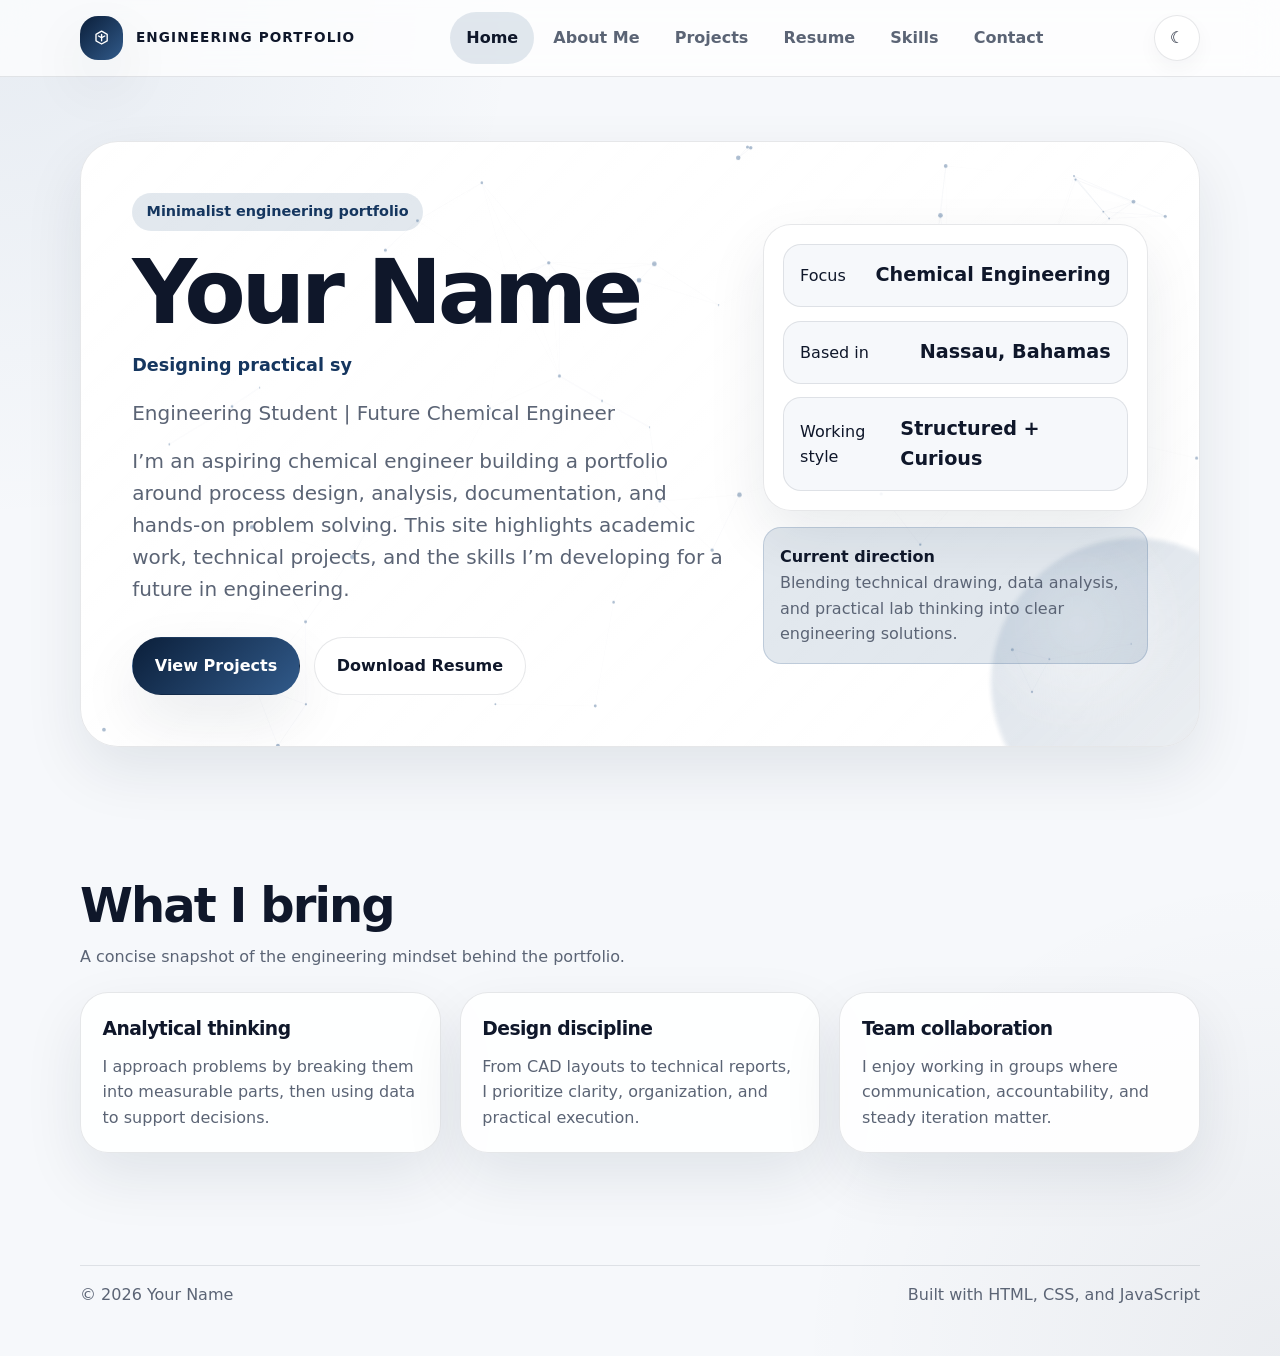
<file: index.html>
<!DOCTYPE html>
<html lang="en" data-theme="light">
<head>
  <meta charset="UTF-8">
  <meta name="viewport" content="width=device-width, initial-scale=1.0">
  <title>Engineering Portfolio | Home</title>
  <meta name="description" content="Modern engineering portfolio for an engineering student and future chemical engineer. Explore projects, skills, resume, and contact details.">
  <meta name="theme-color" content="#0b1f3a">
  <link rel="canonical" href="./index.html">
  <link rel="stylesheet" href="./assets/styles.css">
</head>
<body data-page="home">
  <a class="skip-link" href="#main">Skip to content</a>
  <header class="site-header">
    <div class="nav-shell">
      <a class="brand" href="./index.html" aria-label="Home">
        <span class="brand-mark" aria-hidden="true">
          <svg viewBox="0 0 24 24" fill="none" stroke="currentColor" stroke-width="1.7" stroke-linecap="round" stroke-linejoin="round">
            <path d="M5 16V8l7-4 7 4v8l-7 4-7-4Z"></path>
            <path d="M12 8v8"></path>
            <path d="M8 10l4 2 4-2"></path>
          </svg>
        </span>
        Engineering Portfolio
      </a>
      <button class="nav-toggle" data-nav-toggle aria-expanded="false" aria-controls="nav-menu">Menu</button>
      <nav class="nav-menu" id="nav-menu" data-nav-menu aria-label="Primary">
        <a href="./index.html">Home</a>
        <a href="./about.html">About Me</a>
        <a href="./projects.html">Projects</a>
        <a href="./resume.html">Resume</a>
        <a href="./skills.html">Skills</a>
        <a href="./contact.html">Contact</a>
      </nav>
      <div class="nav-actions">
        <button class="icon-btn" data-theme-toggle type="button" aria-label="Toggle dark mode"></button>
      </div>
    </div>
  </header>
  <main id="main" class="site-main">
    <section class="hero">
      <div class="hero-grid reveal">
        <canvas class="hero-canvas" data-particles aria-hidden="true"></canvas>
        <div class="hero-copy">
          <span class="eyebrow">Minimalist engineering portfolio</span>
          <h1>Your Name</h1>
          <p class="typed-line" aria-live="polite" data-typing></p>
          <p class="subtitle">Engineering Student | Future Chemical Engineer</p>
          <p class="subtitle">I’m an aspiring chemical engineer building a portfolio around process design, analysis, documentation, and hands-on problem solving. This site highlights academic work, technical projects, and the skills I’m developing for a future in engineering.</p>
          <div class="cta-row">
            <a class="btn btn-primary" href="./projects.html">View Projects</a>
            <a class="btn btn-secondary" href="./assets/resume.pdf" download>Download Resume</a>
          </div>
        </div>
        <div class="hero-side">
          <div class="profile-card">
            <div class="profile-stats">
              <div class="stat">
                <span>Focus</span>
                <strong>Chemical Engineering</strong>
              </div>
              <div class="stat">
                <span>Based in</span>
                <strong>Nassau, Bahamas</strong>
              </div>
              <div class="stat">
                <span>Working style</span>
                <strong>Structured + Curious</strong>
              </div>
            </div>
          </div>
          <div class="accent-box">
            <strong>Current direction</strong>
            <p class="lead">Blending technical drawing, data analysis, and practical lab thinking into clear engineering solutions.</p>
          </div>
        </div>
        <div class="hero-media" aria-hidden="true"></div>
      </div>
    </section>

    <section class="section reveal">
      <div class="section-heading">
        <div>
          <h2>What I bring</h2>
          <p>A concise snapshot of the engineering mindset behind the portfolio.</p>
        </div>
      </div>
      <div class="grid three">
        <article class="info-card">
          <h3>Analytical thinking</h3>
          <p class="lead">I approach problems by breaking them into measurable parts, then using data to support decisions.</p>
        </article>
        <article class="info-card">
          <h3>Design discipline</h3>
          <p class="lead">From CAD layouts to technical reports, I prioritize clarity, organization, and practical execution.</p>
        </article>
        <article class="info-card">
          <h3>Team collaboration</h3>
          <p class="lead">I enjoy working in groups where communication, accountability, and steady iteration matter.</p>
        </article>
      </div>
    </section>
  </main>
  <footer class="site-footer">
    <div class="footer-row">
      <span>© <span data-year></span> Your Name</span>
      <span>Built with HTML, CSS, and JavaScript</span>
    </div>
  </footer>
  <button class="icon-btn scroll-top" data-scroll-top type="button" aria-label="Scroll to top">↑</button>
  <script src="./assets/script.js" defer></script>
</body>
</html>
</file>
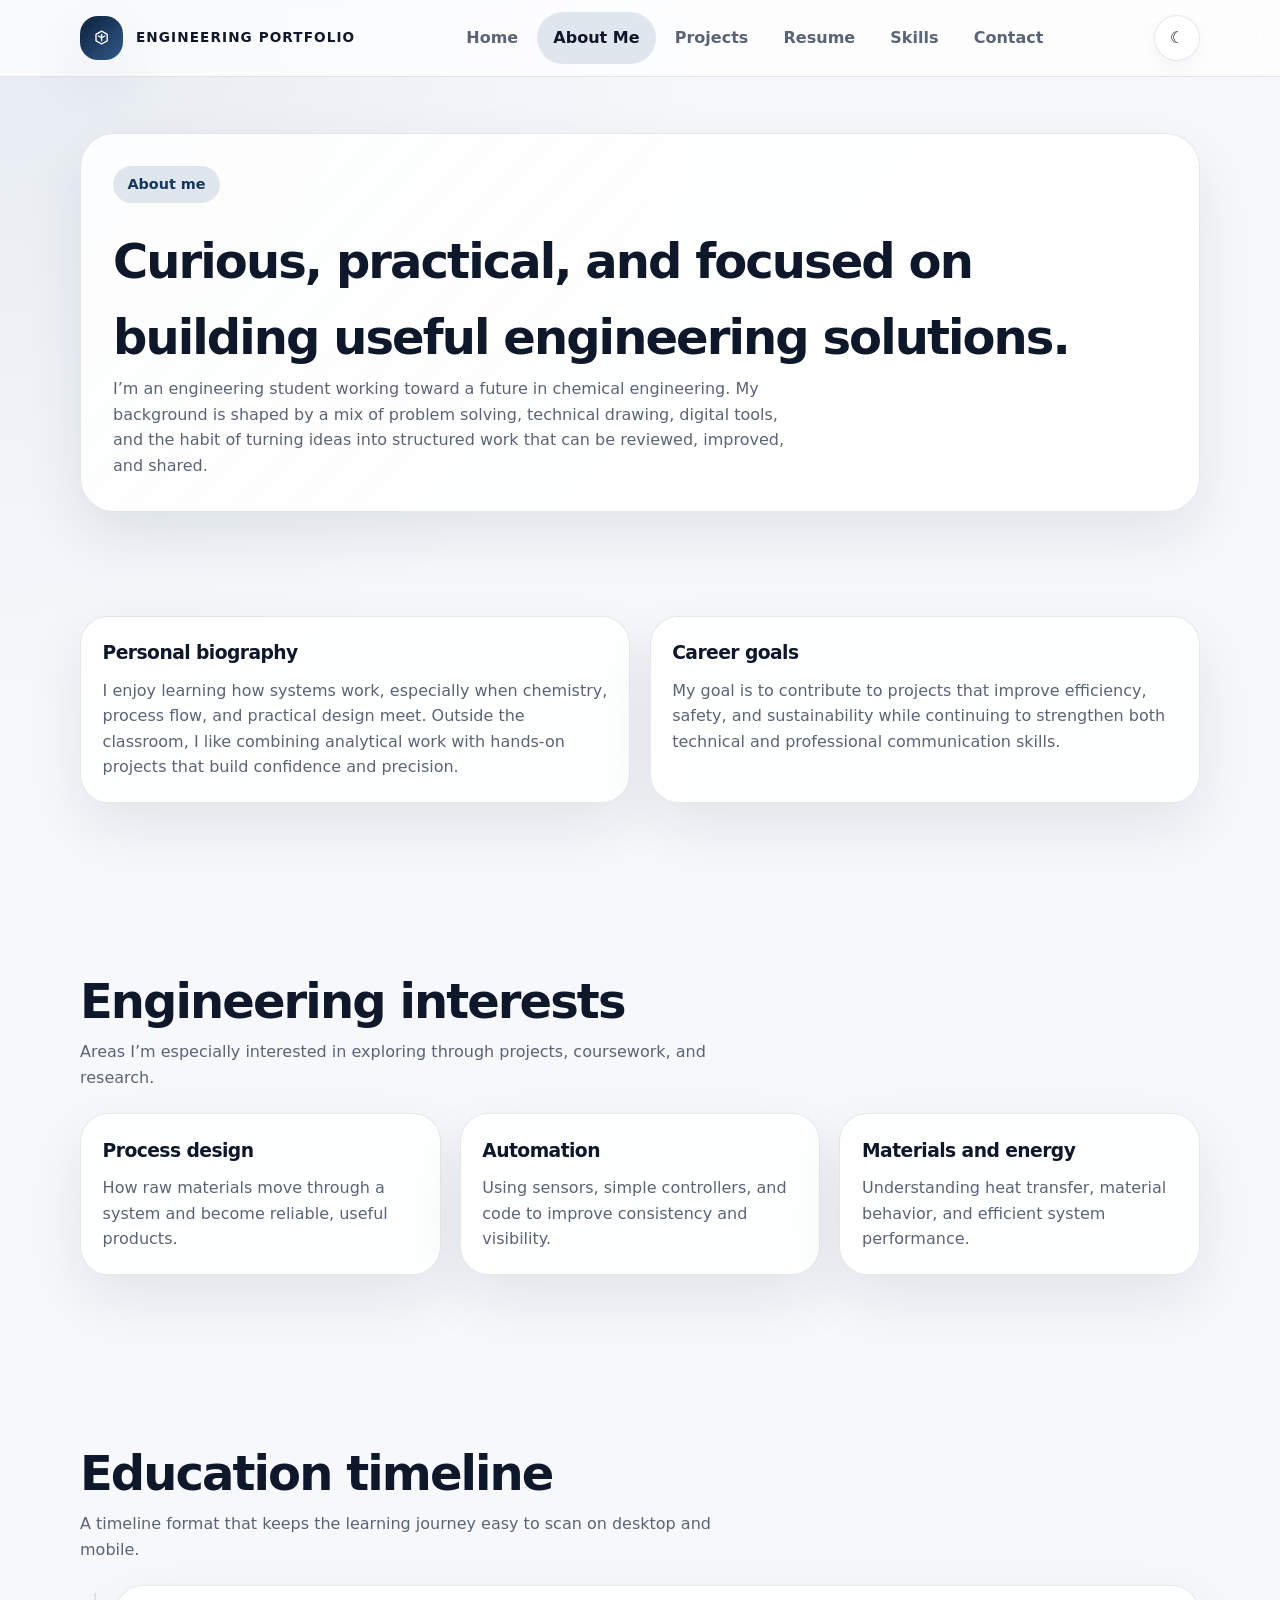
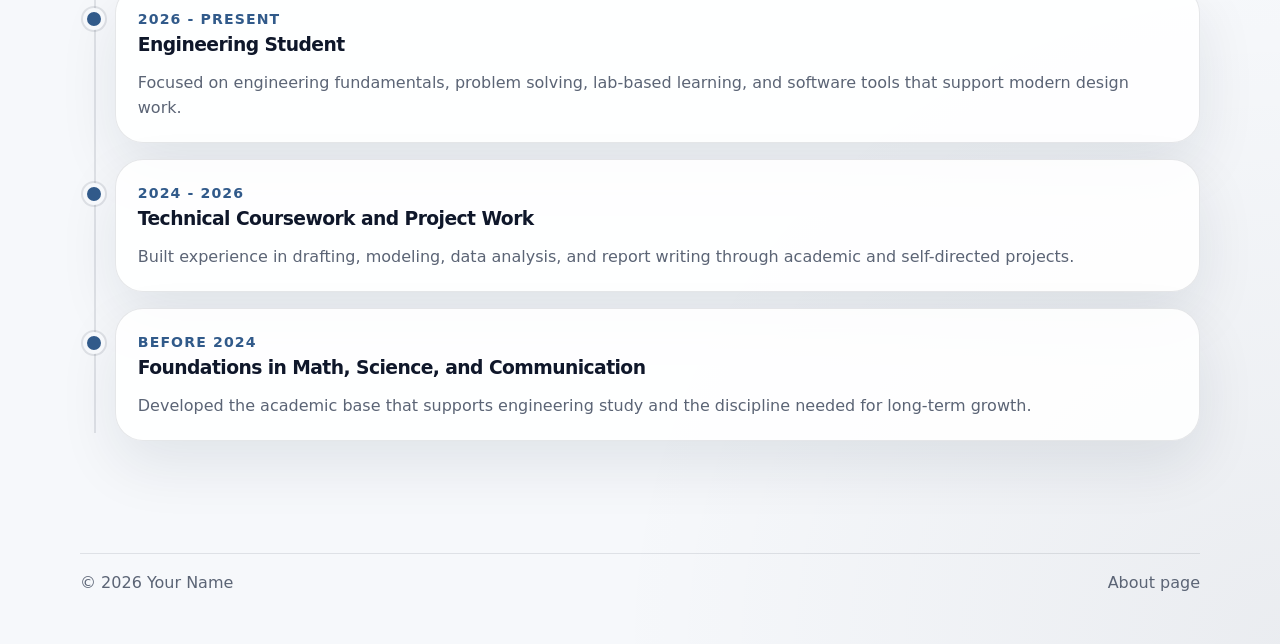
<file: about.html>
<!DOCTYPE html>
<html lang="en" data-theme="light">
<head>
  <meta charset="UTF-8">
  <meta name="viewport" content="width=device-width, initial-scale=1.0">
  <title>Engineering Portfolio | About Me</title>
  <meta name="description" content="Learn more about the engineering student behind the portfolio, including biography, goals, interests, and education timeline.">
  <meta name="theme-color" content="#0b1f3a">
  <link rel="canonical" href="./about.html">
  <link rel="stylesheet" href="./assets/styles.css">
</head>
<body data-page="about">
  <a class="skip-link" href="#main">Skip to content</a>
  <header class="site-header">
    <div class="nav-shell">
      <a class="brand" href="./index.html" aria-label="Home">
        <span class="brand-mark" aria-hidden="true">
          <svg viewBox="0 0 24 24" fill="none" stroke="currentColor" stroke-width="1.7" stroke-linecap="round" stroke-linejoin="round">
            <path d="M5 16V8l7-4 7 4v8l-7 4-7-4Z"></path>
            <path d="M12 8v8"></path>
            <path d="M8 10l4 2 4-2"></path>
          </svg>
        </span>
        Engineering Portfolio
      </a>
      <button class="nav-toggle" data-nav-toggle aria-expanded="false" aria-controls="nav-menu">Menu</button>
      <nav class="nav-menu" id="nav-menu" data-nav-menu aria-label="Primary">
        <a href="./index.html">Home</a>
        <a href="./about.html">About Me</a>
        <a href="./projects.html">Projects</a>
        <a href="./resume.html">Resume</a>
        <a href="./skills.html">Skills</a>
        <a href="./contact.html">Contact</a>
      </nav>
      <div class="nav-actions">
        <button class="icon-btn" data-theme-toggle type="button" aria-label="Toggle dark mode"></button>
      </div>
    </div>
  </header>
  <main id="main" class="site-main">
    <section class="page-hero">
      <div class="page-hero-card reveal">
        <span class="eyebrow">About me</span>
        <h1>Curious, practical, and focused on building useful engineering solutions.</h1>
        <p>I’m an engineering student working toward a future in chemical engineering. My background is shaped by a mix of problem solving, technical drawing, digital tools, and the habit of turning ideas into structured work that can be reviewed, improved, and shared.</p>
      </div>
    </section>

    <section class="section reveal">
      <div class="grid two">
        <article class="info-card">
          <h3>Personal biography</h3>
          <p class="lead">I enjoy learning how systems work, especially when chemistry, process flow, and practical design meet. Outside the classroom, I like combining analytical work with hands-on projects that build confidence and precision.</p>
        </article>
        <article class="info-card">
          <h3>Career goals</h3>
          <p class="lead">My goal is to contribute to projects that improve efficiency, safety, and sustainability while continuing to strengthen both technical and professional communication skills.</p>
        </article>
      </div>
    </section>

    <section class="section reveal">
      <div class="section-heading">
        <div>
          <h2>Engineering interests</h2>
          <p>Areas I’m especially interested in exploring through projects, coursework, and research.</p>
        </div>
      </div>
      <div class="grid three">
        <article class="info-card"><h3>Process design</h3><p class="lead">How raw materials move through a system and become reliable, useful products.</p></article>
        <article class="info-card"><h3>Automation</h3><p class="lead">Using sensors, simple controllers, and code to improve consistency and visibility.</p></article>
        <article class="info-card"><h3>Materials and energy</h3><p class="lead">Understanding heat transfer, material behavior, and efficient system performance.</p></article>
      </div>
    </section>

    <section class="section reveal">
      <div class="section-heading">
        <div>
          <h2>Education timeline</h2>
          <p>A timeline format that keeps the learning journey easy to scan on desktop and mobile.</p>
        </div>
      </div>
      <div class="timeline">
        <article class="timeline-card">
          <div class="timeline-meta">2026 - Present</div>
          <h3>Engineering Student</h3>
          <p class="lead">Focused on engineering fundamentals, problem solving, lab-based learning, and software tools that support modern design work.</p>
        </article>
        <article class="timeline-card">
          <div class="timeline-meta">2024 - 2026</div>
          <h3>Technical Coursework and Project Work</h3>
          <p class="lead">Built experience in drafting, modeling, data analysis, and report writing through academic and self-directed projects.</p>
        </article>
        <article class="timeline-card">
          <div class="timeline-meta">Before 2024</div>
          <h3>Foundations in Math, Science, and Communication</h3>
          <p class="lead">Developed the academic base that supports engineering study and the discipline needed for long-term growth.</p>
        </article>
      </div>
    </section>
  </main>
  <footer class="site-footer">
    <div class="footer-row">
      <span>© <span data-year></span> Your Name</span>
      <span>About page</span>
    </div>
  </footer>
  <button class="icon-btn scroll-top" data-scroll-top type="button" aria-label="Scroll to top">↑</button>
  <script src="./assets/script.js" defer></script>
</body>
</html>
</file>
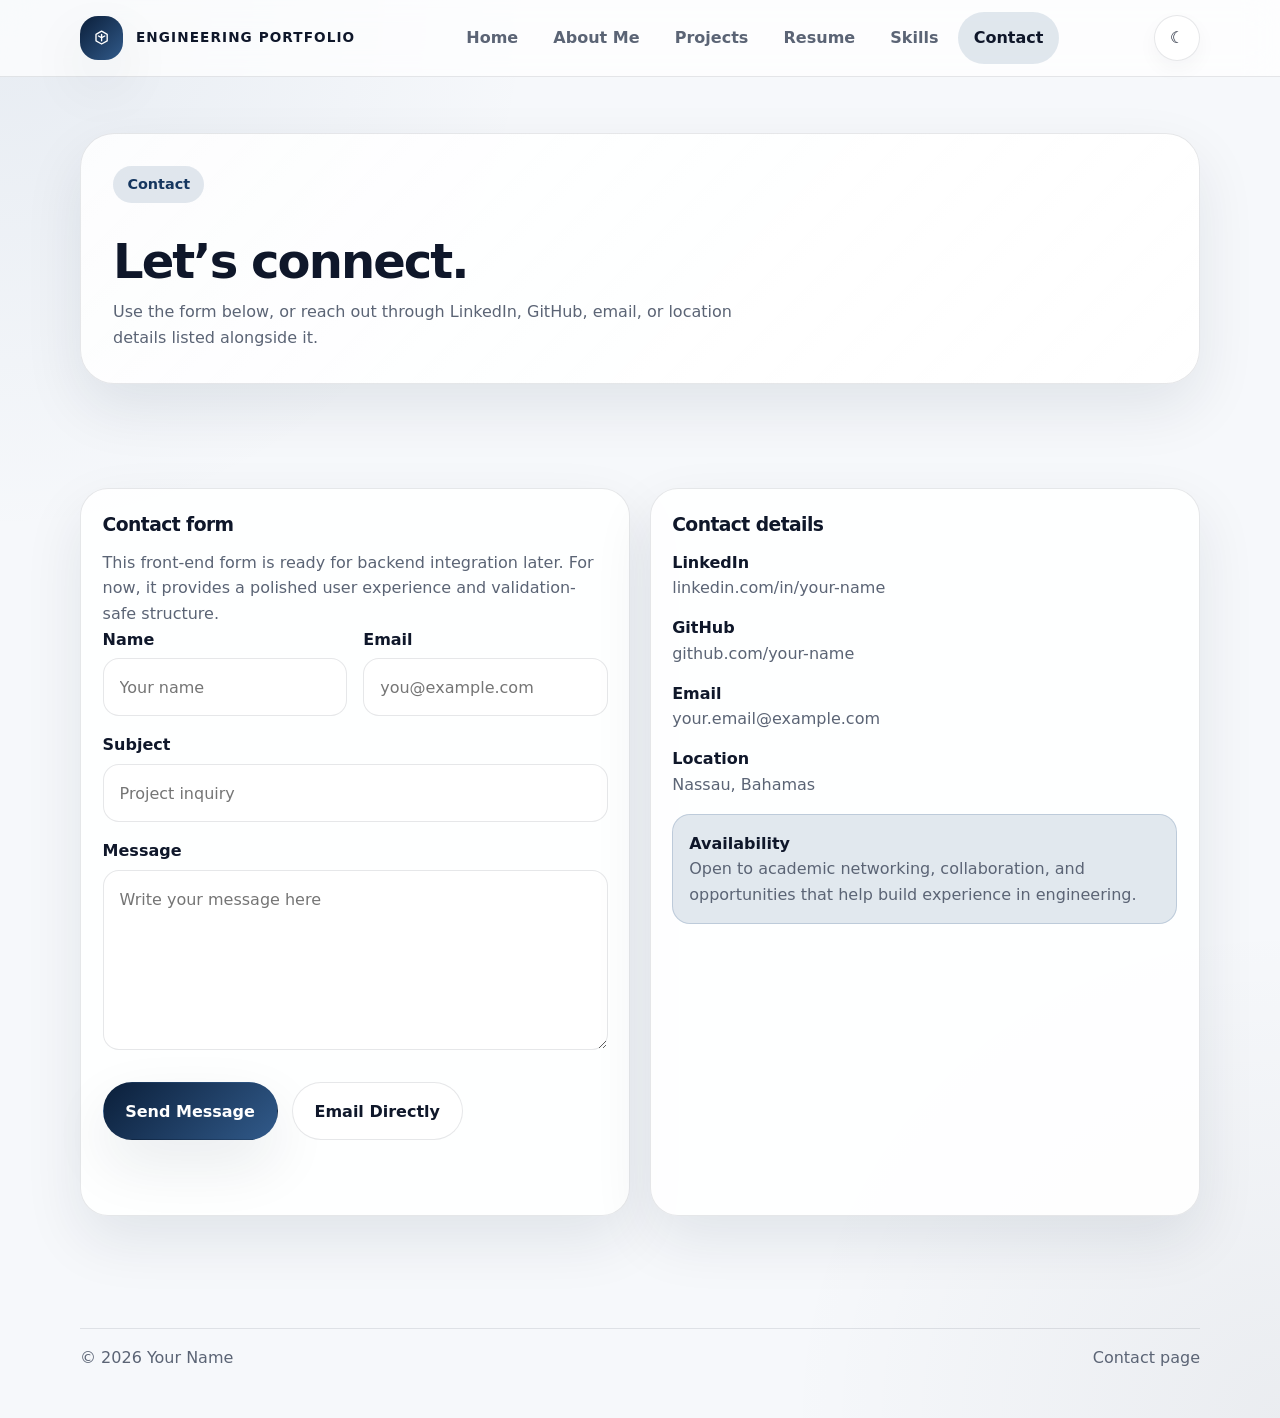
<file: contact.html>
<!DOCTYPE html>
<html lang="en" data-theme="light">
<head>
  <meta charset="UTF-8">
  <meta name="viewport" content="width=device-width, initial-scale=1.0">
  <title>Engineering Portfolio | Contact</title>
  <meta name="description" content="Contact page with a form, LinkedIn, GitHub, email, and location details for Nassau, Bahamas.">
  <meta name="theme-color" content="#0b1f3a">
  <link rel="canonical" href="./contact.html">
  <link rel="stylesheet" href="./assets/styles.css">
</head>
<body data-page="contact">
  <a class="skip-link" href="#main">Skip to content</a>
  <header class="site-header">
    <div class="nav-shell">
      <a class="brand" href="./index.html" aria-label="Home">
        <span class="brand-mark" aria-hidden="true">
          <svg viewBox="0 0 24 24" fill="none" stroke="currentColor" stroke-width="1.7" stroke-linecap="round" stroke-linejoin="round">
            <path d="M5 16V8l7-4 7 4v8l-7 4-7-4Z"></path>
            <path d="M12 8v8"></path>
            <path d="M8 10l4 2 4-2"></path>
          </svg>
        </span>
        Engineering Portfolio
      </a>
      <button class="nav-toggle" data-nav-toggle aria-expanded="false" aria-controls="nav-menu">Menu</button>
      <nav class="nav-menu" id="nav-menu" data-nav-menu aria-label="Primary">
        <a href="./index.html">Home</a>
        <a href="./about.html">About Me</a>
        <a href="./projects.html">Projects</a>
        <a href="./resume.html">Resume</a>
        <a href="./skills.html">Skills</a>
        <a href="./contact.html">Contact</a>
      </nav>
      <div class="nav-actions">
        <button class="icon-btn" data-theme-toggle type="button" aria-label="Toggle dark mode"></button>
      </div>
    </div>
  </header>
  <main id="main" class="site-main">
    <section class="page-hero">
      <div class="page-hero-card reveal">
        <span class="eyebrow">Contact</span>
        <h1>Let’s connect.</h1>
        <p>Use the form below, or reach out through LinkedIn, GitHub, email, or location details listed alongside it.</p>
      </div>
    </section>

    <section class="section reveal">
      <div class="grid two">
        <article class="form-card">
          <h3>Contact form</h3>
          <p class="lead">This front-end form is ready for backend integration later. For now, it provides a polished user experience and validation-safe structure.</p>
          <form data-contact-form>
            <div class="form-grid">
              <div class="field">
                <label class="label" for="name">Name</label>
                <input class="form-control" id="name" name="name" type="text" placeholder="Your name" required>
              </div>
              <div class="field">
                <label class="label" for="email">Email</label>
                <input class="form-control" id="email" name="email" type="email" placeholder="you@example.com" required>
              </div>
              <div class="field full">
                <label class="label" for="subject">Subject</label>
                <input class="form-control" id="subject" name="subject" type="text" placeholder="Project inquiry" required>
              </div>
              <div class="field full">
                <label class="label" for="message">Message</label>
                <textarea class="form-control" id="message" name="message" placeholder="Write your message here" required></textarea>
              </div>
            </div>
            <div class="cta-row">
              <button class="btn btn-primary" type="submit">Send Message</button>
              <a class="btn btn-secondary" href="mailto:your.email@example.com">Email Directly</a>
            </div>
            <p class="form-status" data-form-status aria-live="polite"></p>
          </form>
        </article>

        <aside class="contact-panel">
          <h3>Contact details</h3>
          <ul class="contact-list">
            <li>
              <strong>LinkedIn</strong>
              <a href="https://www.linkedin.com/in/your-name" target="_blank" rel="noreferrer">linkedin.com/in/your-name</a>
            </li>
            <li>
              <strong>GitHub</strong>
              <a href="https://github.com/your-name" target="_blank" rel="noreferrer">github.com/your-name</a>
            </li>
            <li>
              <strong>Email</strong>
              <a href="mailto:your.email@example.com">your.email@example.com</a>
            </li>
            <li>
              <strong>Location</strong>
              <span>Nassau, Bahamas</span>
            </li>
          </ul>
          <div class="accent-box" style="margin-top: 1rem;">
            <strong>Availability</strong>
            <p class="lead">Open to academic networking, collaboration, and opportunities that help build experience in engineering.</p>
          </div>
        </aside>
      </div>
    </section>
  </main>
  <footer class="site-footer">
    <div class="footer-row">
      <span>© <span data-year></span> Your Name</span>
      <span>Contact page</span>
    </div>
  </footer>
  <button class="icon-btn scroll-top" data-scroll-top type="button" aria-label="Scroll to top">↑</button>
  <script src="./assets/script.js" defer></script>
</body>
</html>
</file>
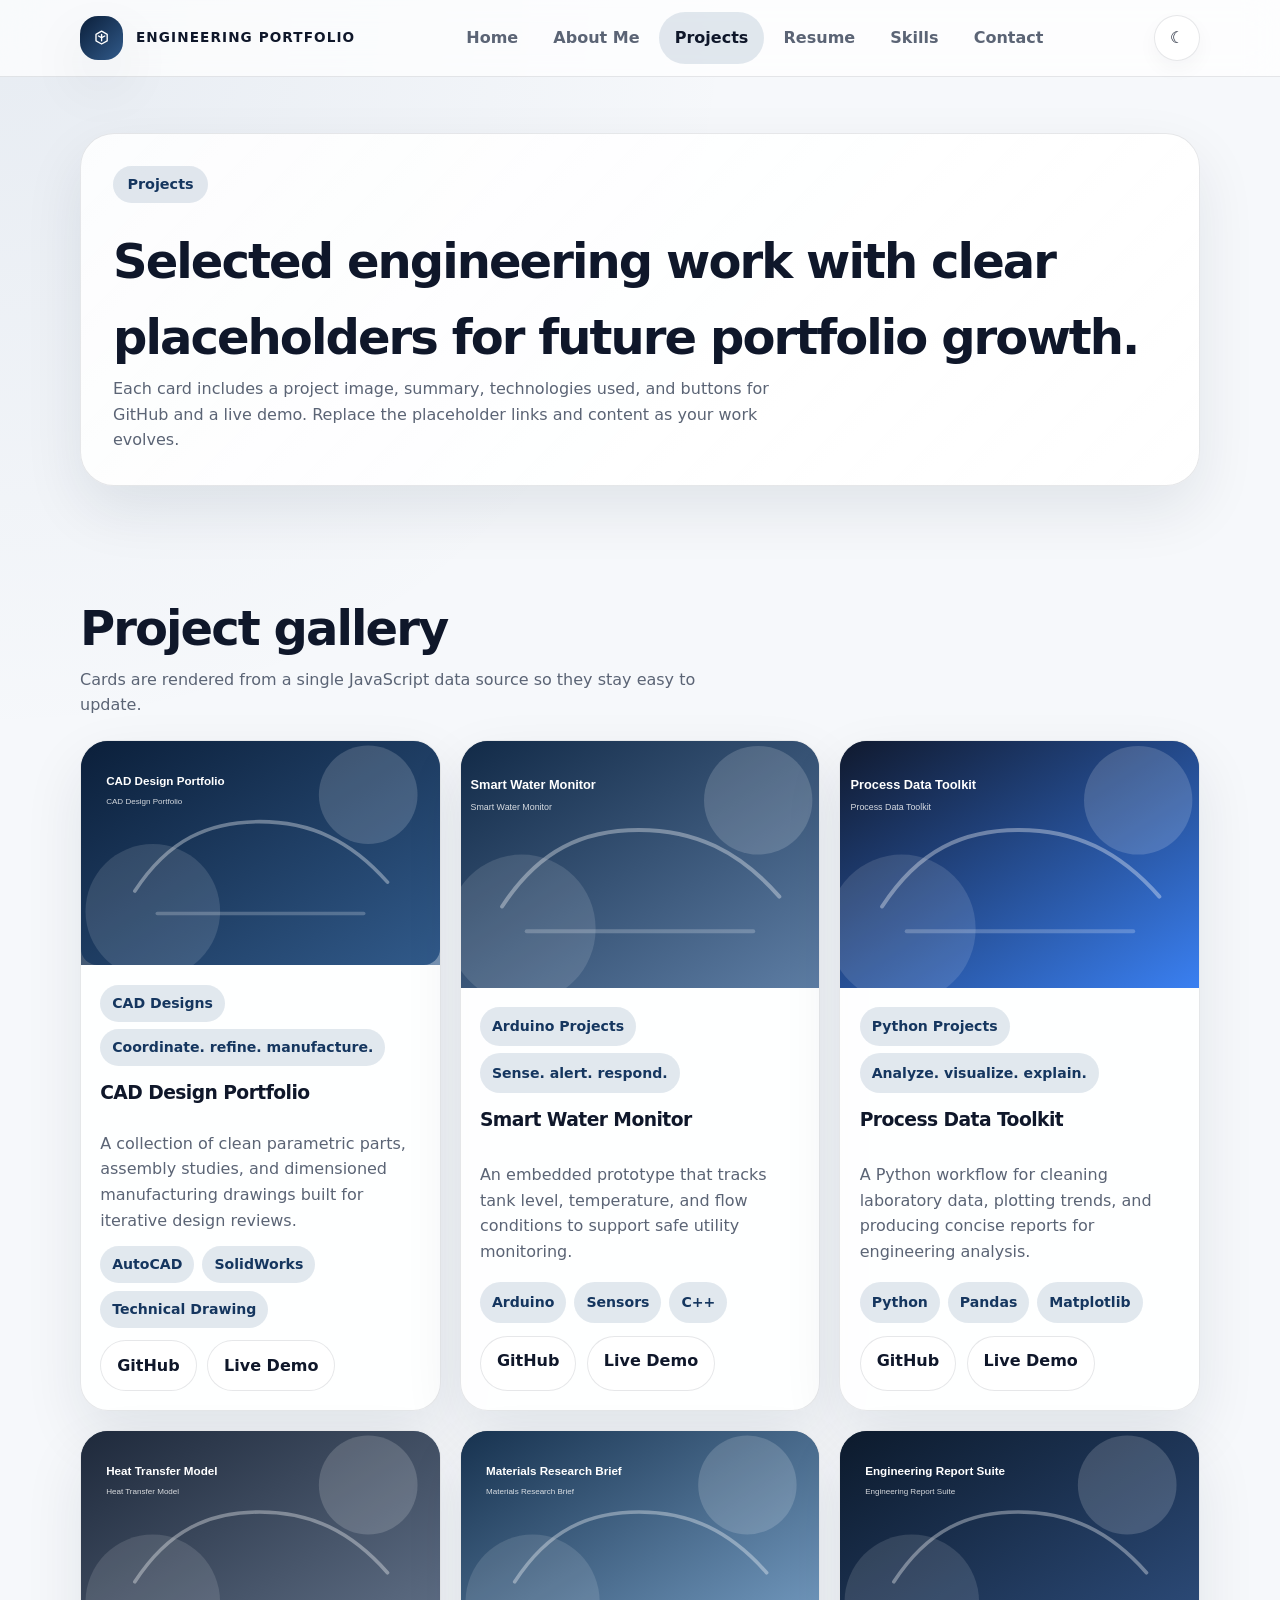
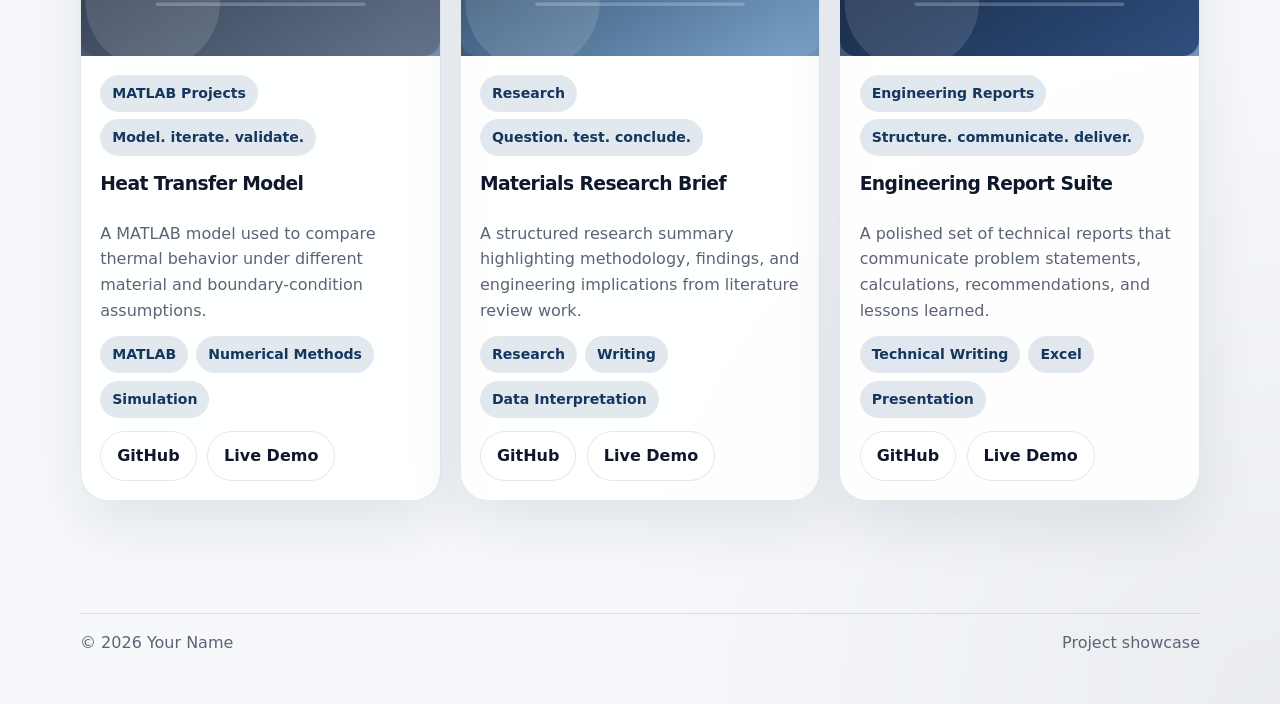
<file: projects.html>
<!DOCTYPE html>
<html lang="en" data-theme="light">
<head>
  <meta charset="UTF-8">
  <meta name="viewport" content="width=device-width, initial-scale=1.0">
  <title>Engineering Portfolio | Projects</title>
  <meta name="description" content="Explore CAD, Arduino, Python, MATLAB, research, and engineering report projects in a modern responsive gallery.">
  <meta name="theme-color" content="#0b1f3a">
  <link rel="canonical" href="./projects.html">
  <link rel="stylesheet" href="./assets/styles.css">
</head>
<body data-page="projects">
  <a class="skip-link" href="#main">Skip to content</a>
  <header class="site-header">
    <div class="nav-shell">
      <a class="brand" href="./index.html" aria-label="Home">
        <span class="brand-mark" aria-hidden="true">
          <svg viewBox="0 0 24 24" fill="none" stroke="currentColor" stroke-width="1.7" stroke-linecap="round" stroke-linejoin="round">
            <path d="M5 16V8l7-4 7 4v8l-7 4-7-4Z"></path>
            <path d="M12 8v8"></path>
            <path d="M8 10l4 2 4-2"></path>
          </svg>
        </span>
        Engineering Portfolio
      </a>
      <button class="nav-toggle" data-nav-toggle aria-expanded="false" aria-controls="nav-menu">Menu</button>
      <nav class="nav-menu" id="nav-menu" data-nav-menu aria-label="Primary">
        <a href="./index.html">Home</a>
        <a href="./about.html">About Me</a>
        <a href="./projects.html">Projects</a>
        <a href="./resume.html">Resume</a>
        <a href="./skills.html">Skills</a>
        <a href="./contact.html">Contact</a>
      </nav>
      <div class="nav-actions">
        <button class="icon-btn" data-theme-toggle type="button" aria-label="Toggle dark mode"></button>
      </div>
    </div>
  </header>
  <main id="main" class="site-main">
    <section class="page-hero">
      <div class="page-hero-card reveal">
        <span class="eyebrow">Projects</span>
        <h1>Selected engineering work with clear placeholders for future portfolio growth.</h1>
        <p>Each card includes a project image, summary, technologies used, and buttons for GitHub and a live demo. Replace the placeholder links and content as your work evolves.</p>
      </div>
    </section>

    <section class="section reveal">
      <div class="section-heading">
        <div>
          <h2>Project gallery</h2>
          <p>Cards are rendered from a single JavaScript data source so they stay easy to update.</p>
        </div>
      </div>
      <div class="grid three" data-projects-grid></div>
    </section>
  </main>
  <footer class="site-footer">
    <div class="footer-row">
      <span>© <span data-year></span> Your Name</span>
      <span>Project showcase</span>
    </div>
  </footer>
  <button class="icon-btn scroll-top" data-scroll-top type="button" aria-label="Scroll to top">↑</button>
  <script src="./assets/script.js" defer></script>
</body>
</html>
</file>
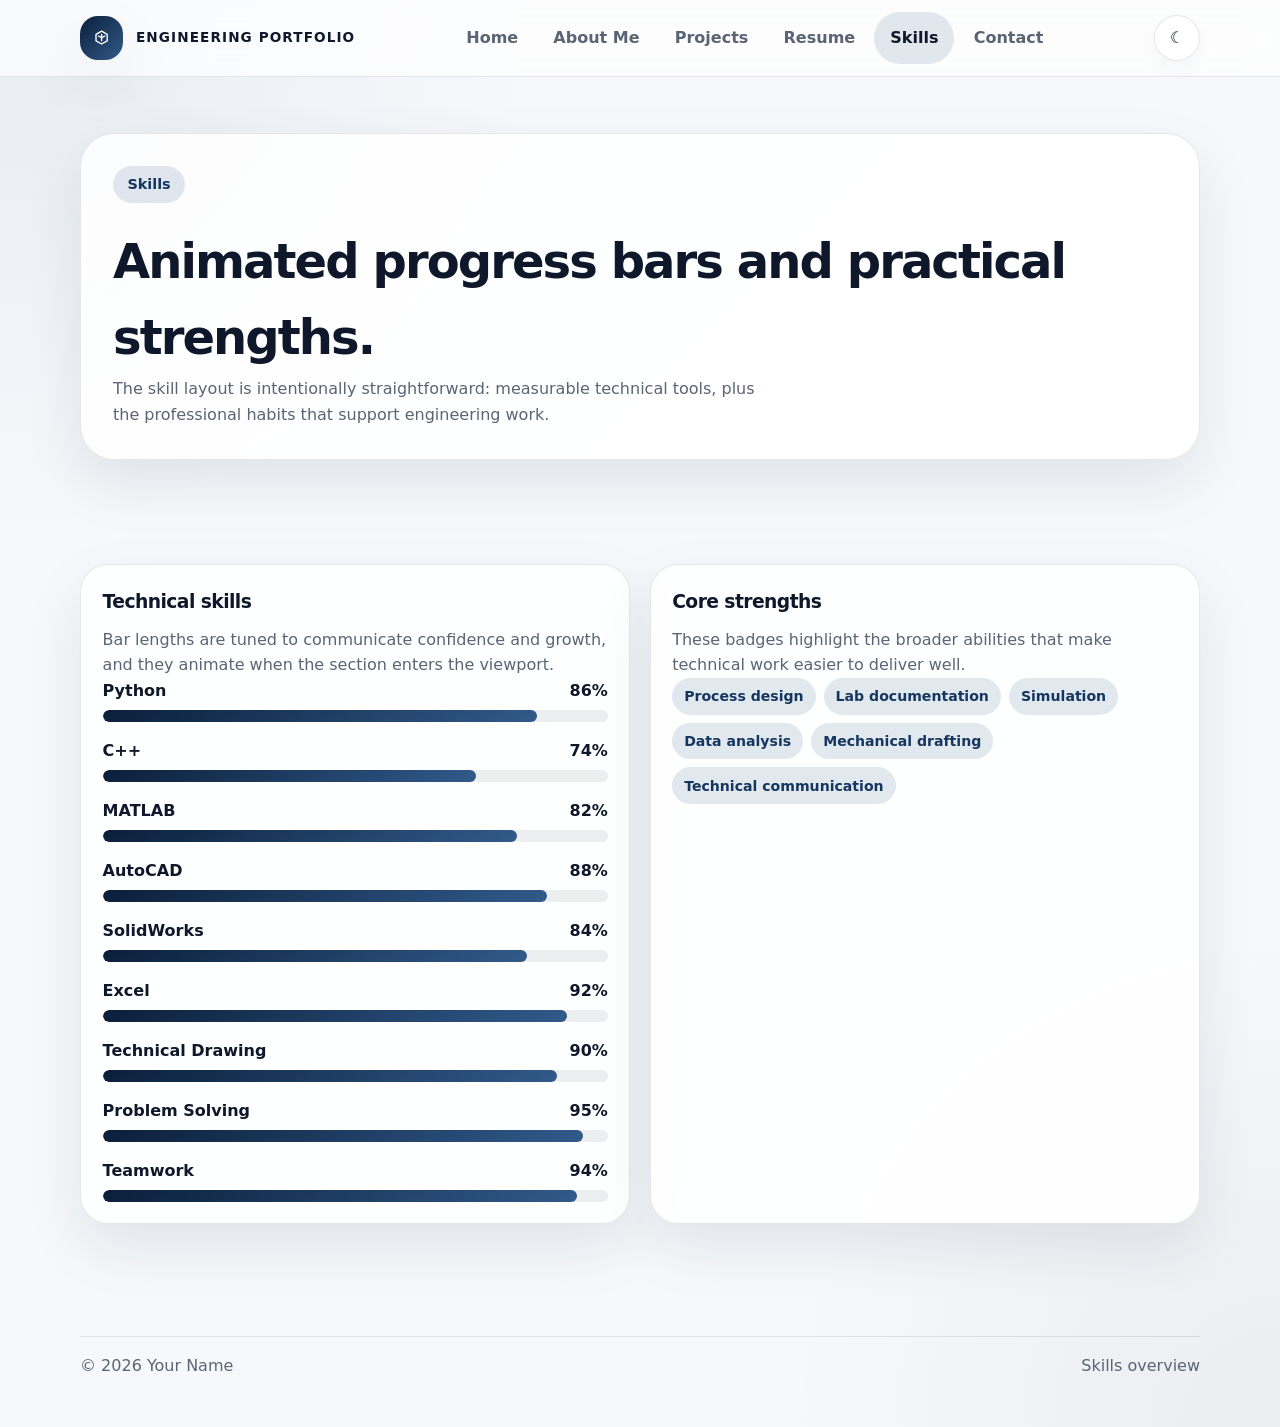
<file: skills.html>
<!DOCTYPE html>
<html lang="en" data-theme="light">
<head>
  <meta charset="UTF-8">
  <meta name="viewport" content="width=device-width, initial-scale=1.0">
  <title>Engineering Portfolio | Skills</title>
  <meta name="description" content="View a responsive skills page with animated progress bars and badges covering technical and professional abilities.">
  <meta name="theme-color" content="#0b1f3a">
  <link rel="canonical" href="./skills.html">
  <link rel="stylesheet" href="./assets/styles.css">
</head>
<body data-page="skills">
  <a class="skip-link" href="#main">Skip to content</a>
  <header class="site-header">
    <div class="nav-shell">
      <a class="brand" href="./index.html" aria-label="Home">
        <span class="brand-mark" aria-hidden="true">
          <svg viewBox="0 0 24 24" fill="none" stroke="currentColor" stroke-width="1.7" stroke-linecap="round" stroke-linejoin="round">
            <path d="M5 16V8l7-4 7 4v8l-7 4-7-4Z"></path>
            <path d="M12 8v8"></path>
            <path d="M8 10l4 2 4-2"></path>
          </svg>
        </span>
        Engineering Portfolio
      </a>
      <button class="nav-toggle" data-nav-toggle aria-expanded="false" aria-controls="nav-menu">Menu</button>
      <nav class="nav-menu" id="nav-menu" data-nav-menu aria-label="Primary">
        <a href="./index.html">Home</a>
        <a href="./about.html">About Me</a>
        <a href="./projects.html">Projects</a>
        <a href="./resume.html">Resume</a>
        <a href="./skills.html">Skills</a>
        <a href="./contact.html">Contact</a>
      </nav>
      <div class="nav-actions">
        <button class="icon-btn" data-theme-toggle type="button" aria-label="Toggle dark mode"></button>
      </div>
    </div>
  </header>
  <main id="main" class="site-main">
    <section class="page-hero">
      <div class="page-hero-card reveal">
        <span class="eyebrow">Skills</span>
        <h1>Animated progress bars and practical strengths.</h1>
        <p>The skill layout is intentionally straightforward: measurable technical tools, plus the professional habits that support engineering work.</p>
      </div>
    </section>

    <section class="section reveal">
      <div class="grid two">
        <article class="skill-card">
          <h3>Technical skills</h3>
          <p class="lead">Bar lengths are tuned to communicate confidence and growth, and they animate when the section enters the viewport.</p>
          <div class="skills-wrap" data-skills-grid></div>
        </article>
        <article class="skill-card">
          <h3>Core strengths</h3>
          <p class="lead">These badges highlight the broader abilities that make technical work easier to deliver well.</p>
          <div class="stack" data-badge-wrap></div>
        </article>
      </div>
    </section>
  </main>
  <footer class="site-footer">
    <div class="footer-row">
      <span>© <span data-year></span> Your Name</span>
      <span>Skills overview</span>
    </div>
  </footer>
  <button class="icon-btn scroll-top" data-scroll-top type="button" aria-label="Scroll to top">↑</button>
  <script src="./assets/script.js" defer></script>
</body>
</html>
</file>
<file: assets/styles.css>
:root {
  color-scheme: light;
  --bg: #f6f8fb;
  --bg-alt: #ffffff;
  --surface: rgba(255, 255, 255, 0.88);
  --surface-strong: #ffffff;
  --text: #0f172a;
  --muted: #5b6475;
  --line: rgba(15, 23, 42, 0.1);
  --navy: #0b1f3a;
  --navy-2: #15365f;
  --accent: #315a8a;
  --accent-soft: rgba(49, 90, 138, 0.14);
  --shadow: 0 24px 60px rgba(11, 31, 58, 0.09);
  --radius-lg: 28px;
  --radius-md: 20px;
  --radius-sm: 14px;
  --container: min(1120px, calc(100vw - 2rem));
}

[data-theme="dark"] {
  color-scheme: dark;
  --bg: #07111f;
  --bg-alt: #0c1727;
  --surface: rgba(12, 23, 39, 0.86);
  --surface-strong: #0c1727;
  --text: #f5f7fb;
  --muted: #b2bdd1;
  --line: rgba(255, 255, 255, 0.1);
  --navy: #dbe7fb;
  --navy-2: #a9c2eb;
  --accent: #8ab4ff;
  --accent-soft: rgba(138, 180, 255, 0.16);
  --shadow: 0 30px 70px rgba(0, 0, 0, 0.3);
}

* {
  box-sizing: border-box;
}

html {
  scroll-behavior: smooth;
}

body {
  margin: 0;
  font-family: "Segoe UI", "Avenir Next", system-ui, -apple-system, BlinkMacSystemFont, sans-serif;
  background:
    radial-gradient(circle at top left, rgba(49, 90, 138, 0.08), transparent 28%),
    radial-gradient(circle at bottom right, rgba(15, 23, 42, 0.05), transparent 26%),
    var(--bg);
  color: var(--text);
  line-height: 1.6;
  min-height: 100vh;
  text-rendering: optimizeLegibility;
}

img {
  max-width: 100%;
  display: block;
}

a {
  color: inherit;
  text-decoration: none;
}

button,
input,
textarea,
select {
  font: inherit;
}

::selection {
  background: rgba(49, 90, 138, 0.18);
}

.skip-link {
  position: absolute;
  left: -999px;
  top: 1rem;
  background: var(--navy);
  color: #fff;
  padding: 0.75rem 1rem;
  border-radius: 999px;
  z-index: 9999;
}

.skip-link:focus {
  left: 1rem;
}

.site-header {
  position: sticky;
  top: 0;
  z-index: 1000;
  backdrop-filter: blur(16px);
  background: color-mix(in srgb, var(--surface) 82%, transparent);
  border-bottom: 1px solid var(--line);
}

.nav-shell {
  width: var(--container);
  margin: 0 auto;
  display: flex;
  align-items: center;
  justify-content: space-between;
  gap: 1rem;
  min-height: 76px;
}

.brand {
  display: inline-flex;
  align-items: center;
  gap: 0.8rem;
  font-weight: 700;
  letter-spacing: 0.08em;
  text-transform: uppercase;
  font-size: 0.85rem;
}

.brand-mark {
  width: 2.7rem;
  height: 2.7rem;
  border-radius: 18px;
  display: grid;
  place-items: center;
  background: linear-gradient(135deg, var(--navy), var(--accent));
  color: #fff;
  box-shadow: var(--shadow);
}

.brand-mark svg {
  width: 1.2rem;
  height: 1.2rem;
}

.nav-toggle {
  display: none;
  border: 1px solid var(--line);
  background: var(--surface-strong);
  color: var(--text);
  border-radius: 999px;
  padding: 0.7rem 1rem;
}

.nav-menu {
  display: flex;
  align-items: center;
  gap: 0.2rem;
}

.nav-menu a {
  padding: 0.8rem 1rem;
  border-radius: 999px;
  color: var(--muted);
  font-weight: 600;
  transition: background 180ms ease, color 180ms ease, transform 180ms ease;
}

.nav-menu a:hover,
.nav-menu a[aria-current="page"] {
  background: var(--accent-soft);
  color: var(--text);
}

.nav-actions {
  display: flex;
  align-items: center;
  gap: 0.75rem;
}

.icon-btn {
  width: 2.85rem;
  height: 2.85rem;
  border-radius: 999px;
  border: 1px solid var(--line);
  background: var(--surface-strong);
  color: var(--text);
  box-shadow: 0 8px 20px rgba(15, 23, 42, 0.04);
  display: inline-grid;
  place-items: center;
  cursor: pointer;
  transition: transform 180ms ease, box-shadow 180ms ease;
}

.icon-btn:hover,
.btn:hover,
.project-card:hover,
.info-card:hover {
  transform: translateY(-2px);
}

.icon-btn:focus-visible,
.nav-toggle:focus-visible,
.btn:focus-visible,
.project-link:focus-visible,
.form-control:focus-visible,
textarea:focus-visible,
input:focus-visible {
  outline: 3px solid color-mix(in srgb, var(--accent) 55%, transparent);
  outline-offset: 3px;
}

.site-main {
  width: var(--container);
  margin: 0 auto;
}

.section {
  padding: 5rem 0;
}

.hero {
  padding: 4rem 0 2.5rem;
}

.hero-grid {
  position: relative;
  overflow: hidden;
  border-radius: calc(var(--radius-lg) + 10px);
  border: 1px solid var(--line);
  background:
    linear-gradient(135deg, color-mix(in srgb, var(--surface) 90%, transparent), color-mix(in srgb, var(--bg-alt) 95%, transparent)),
    var(--surface);
  box-shadow: var(--shadow);
  padding: clamp(2rem, 4vw, 4.5rem);
  display: grid;
  grid-template-columns: 1.4fr 0.9fr;
  gap: 2rem;
  min-height: 580px;
}

.hero-copy {
  position: relative;
  z-index: 2;
  align-self: center;
  max-width: 38rem;
}

.eyebrow {
  display: inline-flex;
  align-items: center;
  gap: 0.5rem;
  padding: 0.45rem 0.9rem;
  border-radius: 999px;
  background: var(--accent-soft);
  color: var(--navy-2);
  font-size: 0.9rem;
  font-weight: 600;
  margin-bottom: 1.2rem;
}

.hero h1 {
  margin: 0;
  font-size: clamp(2.8rem, 7vw, 5.6rem);
  line-height: 0.95;
  letter-spacing: -0.05em;
}

.hero .subtitle {
  margin: 1rem 0 0;
  font-size: clamp(1.05rem, 2vw, 1.25rem);
  color: var(--muted);
  max-width: 38rem;
}

.typed-line {
  margin-top: 1rem;
  font-size: 1.1rem;
  color: var(--navy-2);
  font-weight: 700;
  min-height: 1.7rem;
}

.cta-row {
  display: flex;
  flex-wrap: wrap;
  gap: 0.9rem;
  margin-top: 2rem;
}

.btn {
  display: inline-flex;
  align-items: center;
  justify-content: center;
  gap: 0.55rem;
  border-radius: 999px;
  padding: 0.95rem 1.35rem;
  font-weight: 700;
  border: 1px solid transparent;
  transition: transform 180ms ease, background 180ms ease, color 180ms ease, border-color 180ms ease;
  cursor: pointer;
}

.btn-primary {
  background: linear-gradient(135deg, var(--navy), var(--accent));
  color: #fff;
  box-shadow: var(--shadow);
}

.btn-secondary {
  background: var(--surface-strong);
  color: var(--text);
  border-color: var(--line);
}

.hero-side {
  display: grid;
  gap: 1rem;
  align-content: center;
  position: relative;
  z-index: 2;
}

.profile-card {
  background: color-mix(in srgb, var(--surface-strong) 88%, transparent);
  border: 1px solid var(--line);
  border-radius: var(--radius-lg);
  padding: 1.2rem;
  box-shadow: var(--shadow);
}

.profile-stats {
  display: grid;
  gap: 0.85rem;
}

.stat {
  display: flex;
  align-items: center;
  justify-content: space-between;
  padding: 0.95rem 1rem;
  border-radius: 18px;
  background: var(--bg);
  border: 1px solid var(--line);
}

.stat strong {
  font-size: 1.2rem;
}

.hero-media {
  position: absolute;
  inset: auto -5rem -5rem auto;
  width: 18rem;
  height: 18rem;
  border-radius: 50%;
  background: radial-gradient(circle at 30% 30%, rgba(255, 255, 255, 0.5), transparent 38%), linear-gradient(135deg, rgba(49, 90, 138, 0.18), rgba(11, 31, 58, 0.06));
  filter: blur(2px);
  opacity: 0.95;
}

.hero-canvas {
  position: absolute;
  inset: 0;
  width: 100%;
  height: 100%;
  pointer-events: none;
  opacity: 0.7;
}

.section-heading {
  display: flex;
  align-items: end;
  justify-content: space-between;
  gap: 1rem;
  margin-bottom: 1.4rem;
}

.section-heading h2,
.page-hero h1 {
  margin: 0;
  font-size: clamp(2rem, 4vw, 3rem);
  letter-spacing: -0.04em;
}

.section-heading p,
.page-hero p {
  margin: 0;
  color: var(--muted);
  max-width: 42rem;
}

.grid {
  display: grid;
  gap: 1.2rem;
}

.grid.two {
  grid-template-columns: repeat(2, minmax(0, 1fr));
}

.grid.three {
  grid-template-columns: repeat(3, minmax(0, 1fr));
}

.grid.four {
  grid-template-columns: repeat(4, minmax(0, 1fr));
}

.info-card,
.project-card,
.timeline-card,
.resume-panel,
.contact-panel,
.form-card,
.skill-card {
  background: var(--surface);
  border: 1px solid var(--line);
  border-radius: var(--radius-lg);
  box-shadow: var(--shadow);
}

.info-card,
.timeline-card,
.resume-panel,
.contact-panel,
.form-card,
.skill-card {
  padding: 1.35rem;
}

.info-card h3,
.project-card h3,
.timeline-card h3,
.resume-panel h3,
.contact-panel h3,
.form-card h3,
.skill-card h3 {
  margin-top: 0;
  margin-bottom: 0.6rem;
  letter-spacing: -0.03em;
}

.lead {
  color: var(--muted);
  margin: 0;
}

.stack {
  display: flex;
  flex-wrap: wrap;
  gap: 0.5rem;
}

.pill {
  display: inline-flex;
  align-items: center;
  gap: 0.35rem;
  border-radius: 999px;
  background: var(--accent-soft);
  color: var(--navy-2);
  padding: 0.45rem 0.75rem;
  font-size: 0.88rem;
  font-weight: 600;
}

.timeline {
  position: relative;
  display: grid;
  gap: 1rem;
}

.timeline::before {
  content: "";
  position: absolute;
  left: 14px;
  top: 8px;
  bottom: 8px;
  width: 2px;
  background: var(--line);
}

.timeline-card {
  position: relative;
  margin-left: 2.2rem;
}

.timeline-card::before {
  content: "";
  position: absolute;
  left: -2.05rem;
  top: 1.4rem;
  width: 14px;
  height: 14px;
  border-radius: 50%;
  border: 4px solid var(--bg);
  background: var(--accent);
  box-shadow: 0 0 0 2px var(--line);
}

.timeline-meta {
  color: var(--accent);
  font-weight: 700;
  font-size: 0.88rem;
  text-transform: uppercase;
  letter-spacing: 0.08em;
}

.project-card {
  overflow: hidden;
  display: grid;
}

.project-media {
  aspect-ratio: 16 / 10;
  background: linear-gradient(135deg, rgba(11, 31, 58, 0.9), rgba(49, 90, 138, 0.65));
  object-fit: cover;
  width: 100%;
  height: 100%;
}

.project-body {
  padding: 1.2rem;
  display: grid;
  gap: 0.8rem;
}

.project-body p {
  margin: 0;
  color: var(--muted);
}

.meta-row {
  display: flex;
  flex-wrap: wrap;
  gap: 0.45rem;
}

.project-actions {
  display: flex;
  gap: 0.65rem;
  flex-wrap: wrap;
}

.project-link {
  border: 1px solid var(--line);
  border-radius: 999px;
  padding: 0.72rem 1rem;
  font-weight: 700;
  color: var(--text);
  background: color-mix(in srgb, var(--bg-alt) 90%, transparent);
}

.skills-wrap {
  display: grid;
  gap: 1rem;
}

.skill-item {
  display: grid;
  gap: 0.4rem;
}

.skill-head {
  display: flex;
  justify-content: space-between;
  gap: 1rem;
  align-items: center;
  font-weight: 700;
}

.skill-track {
  height: 12px;
  background: color-mix(in srgb, var(--line) 70%, transparent);
  border-radius: 999px;
  overflow: hidden;
}

.skill-fill {
  height: 100%;
  width: var(--level, 50%);
  border-radius: inherit;
  background: linear-gradient(135deg, var(--navy), var(--accent));
  transform-origin: left center;
  transform: scaleX(0);
  transition: transform 900ms ease;
}

.skill-item.in-view .skill-fill {
  transform: scaleX(1);
}

.resume-viewer {
  width: 100%;
  min-height: 68vh;
  border: 0;
  border-radius: 20px;
  background: var(--bg);
}

.form-grid {
  display: grid;
  grid-template-columns: repeat(2, minmax(0, 1fr));
  gap: 1rem;
}

.field {
  display: grid;
  gap: 0.4rem;
}

.field.full {
  grid-column: 1 / -1;
}

.label {
  font-weight: 700;
}

.form-control {
  border: 1px solid var(--line);
  border-radius: 16px;
  background: var(--surface-strong);
  color: var(--text);
  padding: 0.95rem 1rem;
}

textarea.form-control {
  min-height: 180px;
  resize: vertical;
}

.contact-list {
  display: grid;
  gap: 0.9rem;
  margin: 0;
  padding: 0;
  list-style: none;
}

.contact-list a,
.contact-list span {
  color: var(--muted);
}

.contact-list strong {
  display: block;
  color: var(--text);
}

.form-status {
  margin-top: 0.9rem;
  color: var(--accent);
  min-height: 1.4rem;
}

.scroll-top {
  position: fixed;
  right: 1rem;
  bottom: 1rem;
  opacity: 0;
  pointer-events: none;
  transform: translateY(10px);
  transition: opacity 180ms ease, transform 180ms ease;
  z-index: 900;
}

.scroll-top.visible {
  opacity: 1;
  pointer-events: auto;
  transform: translateY(0);
}

.site-footer {
  padding: 2rem 0 3rem;
  color: var(--muted);
}

.footer-row {
  width: var(--container);
  margin: 0 auto;
  border-top: 1px solid var(--line);
  padding-top: 1rem;
  display: flex;
  justify-content: space-between;
  gap: 1rem;
  flex-wrap: wrap;
}

.reveal {
  opacity: 0;
  transform: translateY(16px);
  transition: opacity 600ms ease, transform 600ms ease;
}

.reveal.in-view {
  opacity: 1;
  transform: translateY(0);
}

.page-hero {
  padding: 3.5rem 0 1.5rem;
}

.page-hero-card {
  padding: 2rem;
  border-radius: calc(var(--radius-lg) + 6px);
  border: 1px solid var(--line);
  background: linear-gradient(135deg, color-mix(in srgb, var(--surface) 96%, transparent), color-mix(in srgb, var(--bg-alt) 95%, transparent));
  box-shadow: var(--shadow);
}

.accent-box {
  padding: 1rem;
  border-radius: 18px;
  background: var(--accent-soft);
  color: var(--text);
  border: 1px solid color-mix(in srgb, var(--accent) 20%, transparent);
}

.inline-note {
  color: var(--muted);
  font-size: 0.95rem;
}

@media (max-width: 980px) {
  .hero-grid,
  .grid.two,
  .grid.three,
  .grid.four,
  .form-grid {
    grid-template-columns: 1fr;
  }

  .section-heading {
    flex-direction: column;
    align-items: start;
  }

  .hero-grid {
    min-height: auto;
  }
}

@media (max-width: 800px) {
  .nav-toggle {
    display: inline-flex;
    align-items: center;
    gap: 0.5rem;
  }

  .nav-menu {
    position: absolute;
    left: 1rem;
    right: 1rem;
    top: 5rem;
    display: grid;
    gap: 0.2rem;
    padding: 0.7rem;
    border: 1px solid var(--line);
    border-radius: 22px;
    background: var(--surface-strong);
    box-shadow: var(--shadow);
    transform-origin: top center;
    opacity: 0;
    transform: scaleY(0.94) translateY(-8px);
    pointer-events: none;
    transition: opacity 180ms ease, transform 180ms ease;
  }

  .nav-menu.open {
    opacity: 1;
    transform: scaleY(1) translateY(0);
    pointer-events: auto;
  }

  .nav-menu a {
    width: 100%;
  }

  .nav-shell {
    position: relative;
  }

  .nav-actions {
    gap: 0.5rem;
  }
}

@media (max-width: 560px) {
  .section {
    padding: 3.7rem 0;
  }

  .hero {
    padding-top: 2rem;
  }

  .hero h1 {
    font-size: clamp(2.5rem, 14vw, 4rem);
  }

  .hero-grid,
  .page-hero-card {
    padding: 1.35rem;
  }

  .timeline-card {
    margin-left: 1.6rem;
  }

  .timeline::before {
    left: 10px;
  }

  .timeline-card::before {
    left: -1.6rem;
  }
}
</file>
